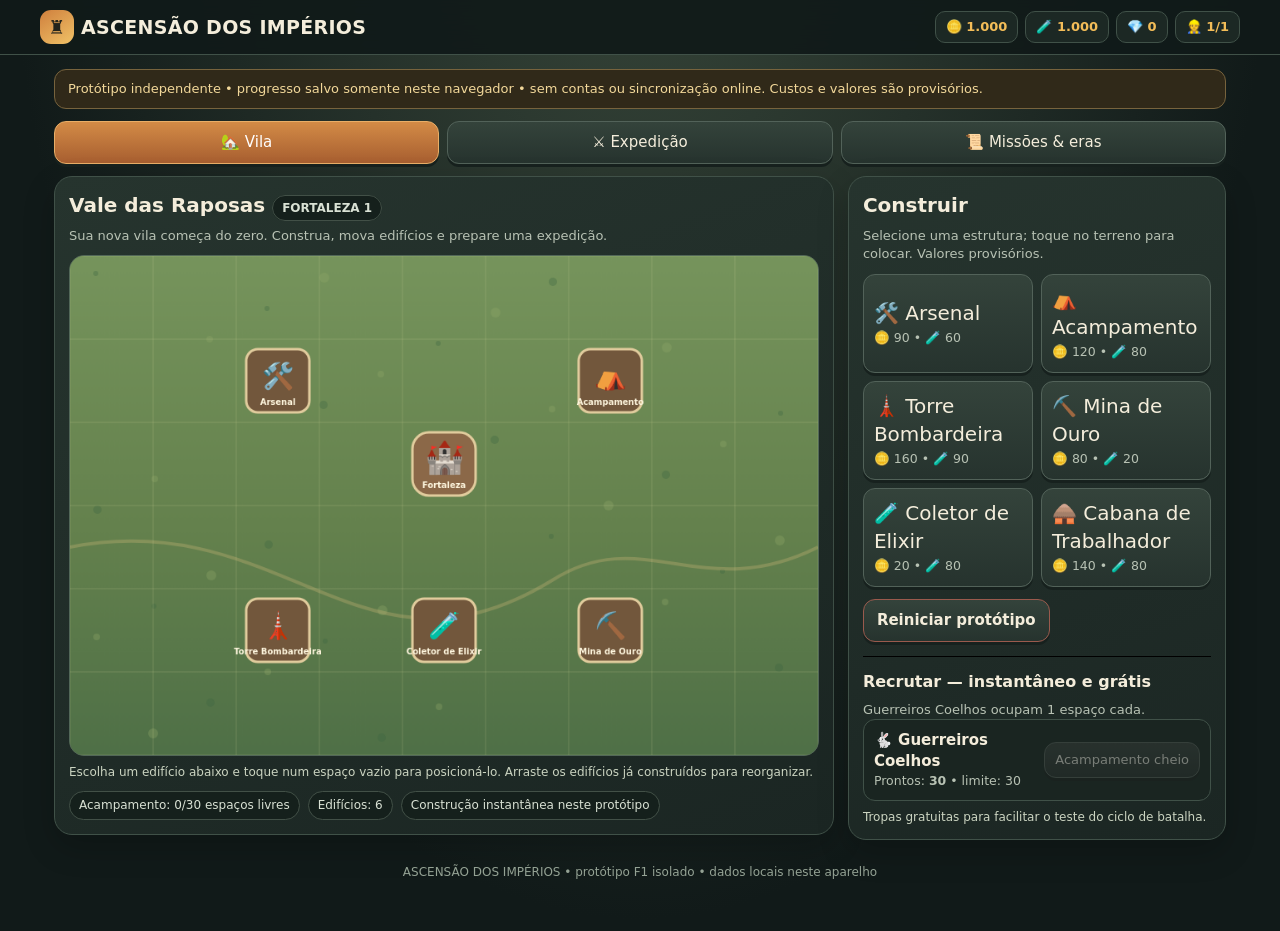
<file: prototipo-f1/index.html>
<!doctype html>
<html lang="pt-BR">
<head>
<meta charset="utf-8"><meta name="viewport" content="width=device-width,initial-scale=1,viewport-fit=cover">
<meta name="theme-color" content="#111a19"><title>Ascensão dos Impérios — Protótipo F1</title>
<style>
:root{--bg:#111a19;--panel:#1d2926;--panel2:#25332e;--ink:#f4eddb;--muted:#b8c2b4;--gold:#f3bd58;--lime:#9ccb70;--orange:#e58b46;--red:#e87969;--line:#405148}
*{box-sizing:border-box}body{margin:0;background:radial-gradient(ellipse at 50% -20%,#39483b,#111a19 70%);color:var(--ink);font:15px/1.4 system-ui,-apple-system,Segoe UI,sans-serif;min-height:100vh}button{font:inherit;color:inherit;cursor:pointer;border:1px solid #526259;border-radius:12px;background:linear-gradient(#34433b,#26332e);padding:10px 13px;box-shadow:0 3px 0 #17211e;touch-action:manipulation}button:hover{filter:brightness(1.12)}button:active{transform:translateY(2px);box-shadow:0 1px 0 #17211e}button:disabled{opacity:.44;cursor:not-allowed;filter:grayscale(.5)}.top{position:sticky;top:0;z-index:5;background:#111a19ee;border-bottom:1px solid var(--line);backdrop-filter:blur(12px);padding:10px max(12px,calc((100vw - 1200px)/2));display:flex;align-items:center;gap:12px;flex-wrap:wrap}.brand{font-weight:900;font-size:19px;letter-spacing:.3px;margin-right:auto}.crest{display:inline-grid;place-items:center;width:34px;height:34px;border-radius:11px;background:linear-gradient(145deg,#cf7f3d,#f0c267);color:#23241c;margin-right:7px}.resources{display:flex;gap:7px;flex-wrap:wrap}.resource{border:1px solid var(--line);border-radius:10px;padding:6px 10px;background:#1c2824;font-weight:750;font-size:13px}.resource b{color:var(--gold)}.wrap{max-width:1200px;margin:auto;padding:14px 14px 50px}.notice{padding:10px 13px;border:1px solid #77633d;background:#302919;border-radius:12px;color:#f2d89a;font-size:13px;margin-bottom:12px}.nav{display:flex;gap:8px;margin:12px 0}.nav button{flex:1}.nav button.active{background:linear-gradient(#d38b46,#a75e30);border-color:#e9ae67;color:#fff}.layout{display:grid;grid-template-columns:minmax(0,1.65fr) minmax(275px,.8fr);gap:14px;align-items:start}.card{background:linear-gradient(160deg,#26342e,#1b2623);border:1px solid var(--line);border-radius:18px;padding:14px;box-shadow:0 12px 32px #0003}.card h2,.card h3{margin:0 0 8px}.card h2{font-size:20px}.card h3{font-size:16px}.sub{color:var(--muted);font-size:13px}.canvasbox{position:relative;margin-top:10px;border-radius:15px;overflow:hidden;border:1px solid #526758;background:#688350;box-shadow:inset 0 0 40px #19251b80;touch-action:none}.canvasbox canvas{display:block;width:100%;height:auto;touch-action:none}.hint{font-size:12px;color:#cbd4c1;margin-top:8px}.toolbar{display:flex;gap:8px;flex-wrap:wrap;margin:12px 0}.toolbar button{font-weight:700}.stats{display:flex;gap:8px;flex-wrap:wrap;margin-top:10px}.pill{font-size:12px;border-radius:999px;padding:5px 9px;background:#15201c;border:1px solid #425047;color:#d9e1d4}.list{display:grid;gap:8px;margin-top:10px}.row{display:flex;justify-content:space-between;align-items:center;gap:10px;padding:10px;border:1px solid #405148;border-radius:12px;background:#1a2521}.row strong{display:block}.row small{display:block;color:var(--muted)}.row button{white-space:nowrap;padding:8px 10px;font-size:13px}.building-list{grid-template-columns:1fr 1fr}.build-card{text-align:left;padding:10px;min-height:72px}.build-card.selected{outline:2px solid var(--gold);border-color:var(--gold)}.build-card span{display:block;font-size:20px}.build-card small{color:var(--muted)}.mission{border-left:3px solid var(--gold);padding:8px 10px;background:#19231f;border-radius:0 10px 10px 0;margin-top:8px}.mission.done{border-color:var(--lime);opacity:.75}.mission strong{display:block}.mission small{color:var(--muted)}.roadmap{display:grid;grid-template-columns:repeat(4,1fr);gap:8px;margin-top:12px}.era{padding:9px;border-radius:12px;border:1px solid var(--line);background:#17211e;font-size:12px}.era b{display:block;color:var(--gold);margin-bottom:4px}.locked{color:#a9b3a8}.battle-head{display:flex;gap:8px;align-items:center;flex-wrap:wrap;justify-content:space-between}.battle-controls{display:flex;gap:7px;align-items:center;flex-wrap:wrap;margin:12px 0}.battle-controls select{background:#17211e;color:var(--ink);padding:9px;border-radius:9px;border:1px solid var(--line)}.health{height:9px;border-radius:9px;background:#493a32;overflow:hidden;margin-top:4px}.health i{display:block;height:100%;background:linear-gradient(90deg,#d85f4f,#f5aa62);transition:width .2s}.feed{height:92px;overflow:auto;background:#121c19;padding:9px;border-radius:10px;color:#cbd4c1;font-size:12px;margin-top:10px}.feed div+div{margin-top:4px}.toast{position:fixed;z-index:12;bottom:18px;left:50%;transform:translateX(-50%);background:#f2e7ce;color:#20251f;padding:10px 16px;border-radius:12px;box-shadow:0 6px 30px #0007;display:none;max-width:90vw}.footer{color:#94a294;text-align:center;font-size:12px;margin-top:24px}.danger{border-color:#9a5a4d}.hidden{display:none!important}
@media(max-width:820px){.layout{grid-template-columns:1fr}.top{padding:9px 11px}.brand{font-size:17px}.resources{width:100%}.resource{flex:1;text-align:center}.wrap{padding:10px 10px 34px}.card{padding:12px}.roadmap{grid-template-columns:repeat(2,1fr)}.nav button{padding:10px 6px;font-size:13px}}
@media(max-width:390px){.building-list{grid-template-columns:1fr}.brand{font-size:15px}.resource{font-size:12px;padding:5px}.roadmap{font-size:11px}}
</style></head>
<body>
<header class="top"><div class="brand"><span class="crest">♜</span>ASCENSÃO DOS IMPÉRIOS</div><div class="resources"><div class="resource">🪙 <b id="gold">1.000</b></div><div class="resource">🧪 <b id="elixir">1.000</b></div><div class="resource">💎 <b id="gems">0</b></div><div class="resource">👷 <b id="workers">1/1</b></div></div></header>
<main class="wrap"><div class="notice">Protótipo independente • progresso salvo somente neste navegador • sem contas ou sincronização online. Custos e valores são provisórios.</div>
<nav class="nav"><button id="tabVillage" class="active">🏡 Vila</button><button id="tabBattle">⚔️ Expedição</button><button id="tabProgress">📜 Missões & eras</button></nav>
<section id="villageView" class="layout"><article class="card"><h2>Vale das Raposas <span class="pill">FORTALEZA 1</span></h2><div class="sub">Sua nova vila começa do zero. Construa, mova edifícios e prepare uma expedição.</div><div class="canvasbox"><canvas id="villageCanvas" width="900" height="600" aria-label="Tabuleiro da vila"></canvas></div><div class="hint" id="villageHint">Escolha um edifício abaixo e toque num espaço vazio para posicioná-lo. Arraste os edifícios já construídos para reorganizar.</div><div class="stats"><span class="pill" id="capacity">Acampamento: 0/30</span><span class="pill" id="buildCount">Edifícios: 0</span><span class="pill">Construção instantânea neste protótipo</span></div></article>
<aside class="card"><h2>Construir</h2><div class="sub">Selecione uma estrutura; toque no terreno para colocar. Valores provisórios.</div><div id="buildMenu" class="list building-list"></div><div class="toolbar"><button id="cancelBuild" class="hidden">Cancelar colocação</button><button id="resetGame" class="danger">Reiniciar protótipo</button></div><hr style="border-color:#405148;border-width:1px 0 0;margin:14px 0"><h3>Recrutar — instantâneo e grátis</h3><div class="sub">Guerreiros Coelhos ocupam 1 espaço cada.</div><div class="row"><div><strong>🐇 Guerreiros Coelhos</strong><small>Prontos: <b id="troops">30</b> • limite: <span id="troopLimit">30</span></small></div><button id="recruit">Recrutar 5</button></div><div class="hint">Tropas gratuitas para facilitar o teste do ciclo de batalha.</div></aside></section>
<section id="battleView" class="layout hidden"><article class="card"><div class="battle-head"><div><h2>Campo de treino</h2><div class="sub">Um posto rival fictício, sem multiplayer.</div></div><span class="pill" id="battleState">Sem expedição ativa</span></div><div class="row" style="margin-top:10px"><div><strong>🏰 Posto do Javali Cinzento</strong><small>Alvo local de treinamento</small></div><div style="min-width:110px"><small>Resistência inimiga</small><div class="health"><i id="enemyHealth" style="width:100%"></i></div></div></div><div class="canvasbox"><canvas id="battleCanvas" width="900" height="600" aria-label="Campo de batalha"></canvas></div><div class="battle-controls"><button id="startBattle">Iniciar expedição</button><label class="sub">Desembarcar: <select id="deployCount"><option>1</option><option>3</option><option selected>5</option><option>10</option></select> coelhos por toque</label><button id="endBattle" class="hidden">Encerrar treino</button></div><div class="sub">Com a batalha ativa, toque em qualquer ponto da metade inferior do campo para desembarcar tropas. Elas avançam e atacam automaticamente.</div><div id="battleFeed" class="feed"><div>Prepare seus Guerreiros Coelhos antes de iniciar.</div></div></article>
<aside class="card"><h2>Esquadrão</h2><div class="row"><div><strong>🐇 Coelhos prontos</strong><small>Recrute na tela da Vila; sem custo e sem espera.</small></div><b id="battleTroops">30</b></div><div class="mission" style="margin-top:12px"><strong>Objetivo do treino</strong><small>Desembarque tropas e destrua o posto rival para ganhar 150 🪙 e concluir a primeira missão.</small></div><div class="toolbar"><button id="backVillage">Voltar à vila</button></div><div class="hint">A batalha é local e demonstrativa. A vida e os ataques são valores simples de protótipo, não balanceamento final.</div></aside></section>
<section id="progressView" class="layout hidden"><article class="card"><h2>📜 Caderno do comandante</h2><div class="sub">Missões reveladas em sequência. Conclua a ação e resgate a recompensa.</div><div id="missions" class="list"></div><h3 style="margin-top:20px">Roteiro planejado</h3><div class="roadmap"><div class="era"><b>F1 • Vale inicial</b>Fortaleza, Arsenal, Acampamento, defesas e tropas gratuitas. Parte jogável.</div><div class="era locked"><b>🔒 F2 • Colinas Azuis</b>25 muralhas azuis, segunda Mina e Coletor, depósitos, Torre Raposa e segundo Acampamento (100 espaços).</div><div class="era locked"><b>🔒 F3 • Bosque Dourado</b>+25 muralhas amarelas, 3 acampamentos (100 espaços), Santuário, Caldeirão Arcano, Gato Quebra-Muros, Torre Raposa, Canhão de Pedras e Armadilha de Corda.</div><div class="era locked"><b>🔒 F4 • Pico da Águia</b>Torre da Águia, Armadilha de Pedra, Águia Guerreira (5 espaços) e capacidade total de 125 por ataque.</div></div><div class="notice" style="margin-top:14px;margin-bottom:0">F2–F4 são apenas planejamento visual, não estão implementadas para jogar nesta versão.</div></article>
<aside class="card"><h2>👷 Trabalhadores</h2><div class="sub">Contratar aumenta a fila de construção futura. Contratação instantânea nesta fatia.</div><div id="workerInfo" class="mission"><strong>1 trabalhador</strong><small>O primeiro começa disponível.</small></div><div class="list" id="workerMenu"></div><div class="hint">Preços de diamantes conforme planejamento: 250, 500, 1.000, 2.000, 3.500 e 5.000. Valores da economia ainda provisórios.</div></aside></section>
<div class="footer">ASCENSÃO DOS IMPÉRIOS • protótipo F1 isolado • dados locais neste aparelho</div></main><div id="toast" class="toast"></div>
<script>
(()=>{'use strict';
const SAVE_KEY='ascensao_proto_novo_f1_v1';
const W=9,H=6, CELL=100;
const types={fortress:{name:'Fortaleza',icon:'🏰',cost:0,g:0,e:0,immobile:true},arsenal:{name:'Arsenal',icon:'🛠️',cost:150,g:90,e:60},camp:{name:'Acampamento',icon:'⛺',cost:200,g:120,e:80},tower:{name:'Torre Bombardeira',icon:'🗼',cost:250,g:160,e:90},mine:{name:'Mina de Ouro',icon:'⛏️',cost:100,g:80,e:20},collector:{name:'Coletor de Elixir',icon:'🧪',cost:100,g:20,e:80},hut:{name:'Cabana de Trabalhador',icon:'🛖',cost:250,g:140,e:80}};
const defaults=()=>({gold:1000,elixir:1000,gems:0,workers:1,troops:30,buildings:[{id:'fortress',type:'fortress',x:4,y:2},{id:'arsenal',type:'arsenal',x:2,y:1},{id:'camp',type:'camp',x:6,y:1},{id:'tower',type:'tower',x:2,y:4},{id:'mine',type:'mine',x:6,y:4},{id:'collector',type:'collector',x:4,y:4}],missions:[false,false,false],wins:0});
let state=load();let buildChoice=null,drag=null,battle=null,toastTimer;
function load(){try{let d=JSON.parse(localStorage.getItem(SAVE_KEY));if(d&&Array.isArray(d.buildings)&&Array.isArray(d.missions))return {...defaults(),...d}}catch(e){}return defaults()}
function save(){try{localStorage.setItem(SAVE_KEY,JSON.stringify(state))}catch(e){toast('Não foi possível salvar neste navegador.')}}
function fmt(n){return Math.floor(n).toLocaleString('pt-BR')}
function toast(msg){let el=document.getElementById('toast');el.textContent=msg;el.style.display='block';clearTimeout(toastTimer);toastTimer=setTimeout(()=>el.style.display='none',2300)}
function setTab(name){['village','battle','progress'].forEach(k=>{document.getElementById(k+'View').classList.toggle('hidden',k!==name);document.getElementById('tab'+k[0].toUpperCase()+k.slice(1)).classList.toggle('active',k===name)});if(name==='village')drawVillage();if(name==='battle')drawBattle()}
const vcan=document.getElementById('villageCanvas'),vctx=vcan.getContext('2d'),bcan=document.getElementById('battleCanvas'),bctx=bcan.getContext('2d');
function rounded(ctx,x,y,w,h,r,fill,stroke){ctx.beginPath();ctx.roundRect(x,y,w,h,r);ctx.fillStyle=fill;ctx.fill();if(stroke){ctx.strokeStyle=stroke;ctx.lineWidth=3;ctx.stroke()}}
function ground(ctx){let g=ctx.createLinearGradient(0,0,0,600);g.addColorStop(0,'#76945c');g.addColorStop(.55,'#64814d');g.addColorStop(1,'#4f7047');ctx.fillStyle=g;ctx.fillRect(0,0,900,600);for(let i=0;i<36;i++){let x=(i*137+31)%890,y=(i*79+21)%590;ctx.fillStyle=i%2?'#91a76a55':'#3d654355';ctx.beginPath();ctx.arc(x,y,3+(i%4),0,7);ctx.fill()}ctx.strokeStyle='#c9b47655';ctx.lineWidth=4;ctx.beginPath();ctx.moveTo(0,350);ctx.bezierCurveTo(260,300,350,530,580,390);ctx.bezierCurveTo(690,320,760,420,900,350);ctx.stroke()}
function drawGrid(ctx){ctx.strokeStyle='#dddda333';ctx.lineWidth=1;for(let x=0;x<=W;x++){ctx.beginPath();ctx.moveTo(x*CELL,0);ctx.lineTo(x*CELL,600);ctx.stroke()}for(let y=0;y<=H;y++){ctx.beginPath();ctx.moveTo(0,y*CELL);ctx.lineTo(900,y*CELL);ctx.stroke()}}
function structure(ctx,b,ghost=false){let t=types[b.type],x=b.x*CELL+12,y=b.y*CELL+12;ctx.globalAlpha=ghost?.5:1;rounded(ctx,x,y,76,76,b.type==='fortress'?20:14,b.type==='fortress'?'#8b6848':'#72573c','#e1cc9d');ctx.fillStyle=b.type==='fortress'?'#e2b76c':'#d8c192';ctx.textAlign='center';ctx.font=b.type==='fortress'?'38px system-ui':'31px system-ui';ctx.fillText(t.icon,x+38,y+43);ctx.font='bold 10px system-ui';ctx.fillStyle='#fff7df';ctx.fillText(t.name,x+38,y+67);ctx.globalAlpha=1}
function drawVillage(){ground(vctx);drawGrid(vctx);state.buildings.forEach(b=>structure(vctx,b));if(drag){let pos=drag.preview;if(pos&&validCell(pos.x,pos.y,drag.id))rounded(vctx,pos.x*CELL+9,pos.y*CELL+9,82,82,14,'#e7ca7770','#fff0a8')}if(buildChoice){vctx.fillStyle='#fff';vctx.font='bold 18px system-ui';vctx.textAlign='left';vctx.fillText('TOQUE EM UM ESPAÇO VAZIO',18,30)}}
function validCell(x,y,except){return x>=0&&x<W&&y>=0&&y<H&&!state.buildings.some(b=>b.id!==except&&b.x===x&&b.y===y)}
function cellAt(canvas,e){let r=canvas.getBoundingClientRect();return {x:Math.floor((e.clientX-r.left)/r.width*W),y:Math.floor((e.clientY-r.top)/r.height*H)}}
vcan.addEventListener('pointerdown',e=>{e.preventDefault();let p=cellAt(vcan,e),b=state.buildings.find(q=>q.x===p.x&&q.y===p.y);if(buildChoice)return;if(b&&!types[b.type].immobile){drag={id:b.id,from:{x:b.x,y:b.y},preview:p};vcan.setPointerCapture(e.pointerId);drawVillage()}});
vcan.addEventListener('pointermove',e=>{if(drag){drag.preview=cellAt(vcan,e);drawVillage()}});
vcan.addEventListener('pointerup',e=>{let p=cellAt(vcan,e);if(buildChoice){if(!validCell(p.x,p.y)){toast('Esse espaço está ocupado. Escolha outro.');return}let t=types[buildChoice];if(state.gold<t.g||state.elixir<t.e){toast('Recursos insuficientes para esta construção.');return}state.gold-=t.g;state.elixir-=t.e;state.buildings.push({id:'b'+Date.now(),type:buildChoice,x:p.x,y:p.y});buildChoice=null;save();render();toast('Construção posicionada!');return}if(drag){let b=state.buildings.find(q=>q.id===drag.id);if(validCell(p.x,p.y,drag.id)){b.x=p.x;b.y=p.y;save();toast('Edifício movido.')}else toast('Não é possível ocupar esse espaço.');drag=null;render()}});
function totalCamp(){return state.buildings.filter(b=>b.type==='camp').length*30}
function renderBuilds(){let root=document.getElementById('buildMenu');root.innerHTML='';Object.entries(types).filter(([k])=>k!=='fortress').forEach(([key,t])=>{let btn=document.createElement('button');btn.className='build-card'+(buildChoice===key?' selected':'');btn.innerHTML=`<span>${t.icon} ${t.name}</span><small>🪙 ${fmt(t.g)} • 🧪 ${fmt(t.e)}</small>`;btn.onclick=()=>{buildChoice=key;document.getElementById('cancelBuild').classList.remove('hidden');toast('Agora toque num espaço vazio da vila.');drawVillage();renderBuilds()};root.appendChild(btn)});document.getElementById('cancelBuild').classList.toggle('hidden',!buildChoice)}
function render(){document.getElementById('gold').textContent=fmt(state.gold);document.getElementById('elixir').textContent=fmt(state.elixir);document.getElementById('gems').textContent=fmt(state.gems);document.getElementById('workers').textContent=state.workers+'/'+state.workers;document.getElementById('troops').textContent=state.troops;document.getElementById('troopLimit').textContent=totalCamp();document.getElementById('capacity').textContent=`Acampamento: ${Math.max(0,totalCamp()-state.troops)}/${totalCamp()} espaços livres`;document.getElementById('buildCount').textContent='Edifícios: '+state.buildings.length;document.getElementById('recruit').disabled=state.troops>=totalCamp();document.getElementById('recruit').textContent=state.troops>=totalCamp()?'Acampamento cheio':'Recrutar 5';renderBuilds();renderMissions();renderWorkers();drawVillage();document.getElementById('battleTroops').textContent=state.troops}
document.getElementById('cancelBuild').onclick=()=>{buildChoice=null;renderBuilds();drawVillage()};
document.getElementById('recruit').onclick=()=>{let free=Math.max(0,totalCamp()-state.troops),n=Math.min(5,free);if(!n)return toast('Construa outro Acampamento para ampliar a capacidade.');state.troops+=n;save();render();toast(n+' Guerreiros Coelhos recrutados grátis!')};
function missionData(){return [{title:'Erga a vila',text:'Construa sua primeira estrutura.',done:state.buildings.length>6,reward:'100 🪙',claim:()=>state.gold+=100},{title:'Prepare os Guerreiros',text:'Recrute até 30 Guerreiros Coelhos.',done:state.troops>=30,reward:'100 🧪',claim:()=>state.elixir+=100},{title:'Primeira vitória',text:'Conclua uma expedição de treinamento.',done:state.wins>=1,reward:'250 💎',claim:()=>state.gems+=250}].map((m,i)=>({...m,claimed:state.missions[i]}))}
function renderMissions(){let root=document.getElementById('missions');root.innerHTML='';missionData().forEach((m,i)=>{if(i>0&&!state.missions[i-1])return;let d=document.createElement('div');d.className='mission'+(m.claimed?' done':'');d.innerHTML=`<strong>${i+1}. ${m.title} ${m.claimed?'✓':''}</strong><small>${m.text} • Recompensa: ${m.reward}</small>`;if(!m.claimed){let b=document.createElement('button');b.textContent=m.done?'Resgatar':'Em andamento';b.disabled=!m.done||state.missions.slice(0,i).some(v=>!v);b.style.marginTop='8px';b.onclick=()=>{m.claim();state.missions[i]=true;save();render();toast('Recompensa resgatada!')};d.appendChild(b)}root.appendChild(d)})}
function renderWorkers(){let prices=[250,500,1000,2000,3500,5000],root=document.getElementById('workerMenu');root.innerHTML=`<strong>${state.workers} trabalhador${state.workers===1?'':'es'} contratado${state.workers===1?'':'s'}</strong>`;document.getElementById('workerInfo').innerHTML=`<strong>${state.workers} trabalhador${state.workers===1?'':'es'}</strong><small>Disponíveis para a próxima etapa.</small>`;if(state.workers>=7){root.insertAdjacentHTML('beforeend','<small>Limite de 7 trabalhadores atingido.</small>');return}let cost=prices[state.workers-1],b=document.createElement('button');b.textContent=`Contratar trabalhador • ${fmt(cost)} 💎`;b.disabled=state.gems<cost;b.onclick=()=>{state.gems-=cost;state.workers++;save();render();toast('Novo trabalhador contratado!')};root.appendChild(b)}
// Tabs and views
document.getElementById('tabVillage').onclick=()=>setTab('village');document.getElementById('tabBattle').onclick=()=>setTab('battle');document.getElementById('tabProgress').onclick=()=>setTab('progress');document.getElementById('backVillage').onclick=()=>setTab('village');
// Battle simulation: local fictional target, tap to deploy, autonomous movement/attacks.
function newBattle(){return {active:false,enemy:100,units:[],tick:0,feed:['Posto rival preparado. Inicie a expedição para desembarcar.'],won:false}}
function log(msg){if(!battle)return;battle.feed.unshift(msg);battle.feed=battle.feed.slice(0,18);document.getElementById('battleFeed').innerHTML=battle.feed.map(x=>'<div>'+x+'</div>').join('')}
function drawBattle(){ground(bctx);drawGrid(bctx); // enemy structures
[{x:7,y:2,icon:'🐗',name:'Posto rival',hp:battle?.enemy??100,max:100},{x:6,y:0,icon:'🛡️',name:'Sentinela',hp:40,max:40},{x:6,y:4,icon:'🛡️',name:'Sentinela',hp:40,max:40}].forEach((s,i)=>{let x=s.x*CELL+12,y=s.y*CELL+12;rounded(bctx,x,y,76,76,16,i===0?'#805342':'#665143','#e5c99a');bctx.textAlign='center';bctx.font='35px system-ui';bctx.fillText(s.icon,x+38,y+43);bctx.font='bold 10px system-ui';bctx.fillStyle='#fff';bctx.fillText(s.name,x+38,y+65)});if(battle)battle.units.forEach(u=>{bctx.beginPath();bctx.fillStyle='#fff1cf';bctx.strokeStyle='#734827';bctx.lineWidth=3;bctx.arc(u.x,u.y,15,0,7);bctx.fill();bctx.stroke();bctx.font='19px system-ui';bctx.textAlign='center';bctx.fillText('🐇',u.x,u.y+7)});if(battle?.active){bctx.fillStyle='#fff';bctx.font='bold 17px system-ui';bctx.textAlign='left';bctx.fillText('TOQUE NA METADE INFERIOR PARA DESEMBARCAR',12,27)}}
bcan.addEventListener('pointerdown',e=>{if(!battle?.active||battle.won)return;let p=cellAt(bcan,e);if(p.y<3){toast('Desembarque na metade inferior do campo.');return}let n=Math.min(parseInt(document.getElementById('deployCount').value,10),state.troops);if(!n){toast('Sem tropas. Recrute na Vila.');return}state.troops-=n;for(let i=0;i<n;i++)battle.units.push({x:p.x*100+50+(i%3-1)*10,y:p.y*100+50+Math.floor(i/3)*6,hp:3,attack:0});save();render();log('Desembarcaram '+n+' Guerreiros Coelhos!');drawBattle()});
function step(){if(!battle?.active)return;battle.tick++;battle.units.forEach((u,i)=>{if(battle.enemy<=0)return;let tx=750,ty=250;let dx=tx-u.x,dy=ty-u.y,dist=Math.hypot(dx,dy);if(dist>56){u.x+=dx/dist*1.15;u.y+=dy/dist*1.15}else if(battle.tick%18===0){battle.enemy=Math.max(0,battle.enemy-2);if(battle.tick%36===0)log('Os coelhos golpeiam o posto rival.')}if(battle.tick%120===0&&i===0&&u.hp>0){u.hp--;if(u.hp<=0){battle.units.splice(i,1);log('Um coelho recuou após ser atingido pela sentinela.')}}});document.getElementById('enemyHealth').style.width=battle.enemy+'%';if(battle.enemy<=0&&!battle.won){battle.won=true;battle.active=false;state.wins++;state.gold+=150;save();render();log('Vitória! Recebeu 150 moedas. Missão liberada.');document.getElementById('battleState').textContent='Vitória';document.getElementById('endBattle').classList.add('hidden');document.getElementById('startBattle').classList.remove('hidden')}drawBattle()}
let loop=setInterval(step,70);
document.getElementById('startBattle').onclick=()=>{battle=newBattle();battle.active=true;document.getElementById('battleState').textContent='Expedição em andamento';document.getElementById('enemyHealth').style.width='100%';document.getElementById('startBattle').classList.add('hidden');document.getElementById('endBattle').classList.remove('hidden');document.getElementById('endBattle').textContent='Encerrar treino';log('Expedição iniciada! Toque no campo para desembarcar.');drawBattle()};
document.getElementById('endBattle').onclick=()=>{if(battle?.active){battle.active=false;state.troops+=battle.units.length;save();render();log('Treino encerrado. '+battle.units.length+' coelhos sobreviventes voltaram.')}document.getElementById('battleState').textContent='Treino encerrado';document.getElementById('startBattle').classList.remove('hidden');document.getElementById('endBattle').classList.add('hidden');drawBattle()};
document.getElementById('resetGame').onclick=()=>{if(confirm('Apagar somente o progresso deste protótipo neste navegador?')){localStorage.removeItem(SAVE_KEY);state=defaults();battle=null;buildChoice=null;render();toast('Progresso local reiniciado.')}};
render();battle=newBattle();drawBattle();
})();
</script></body></html>
</file>
